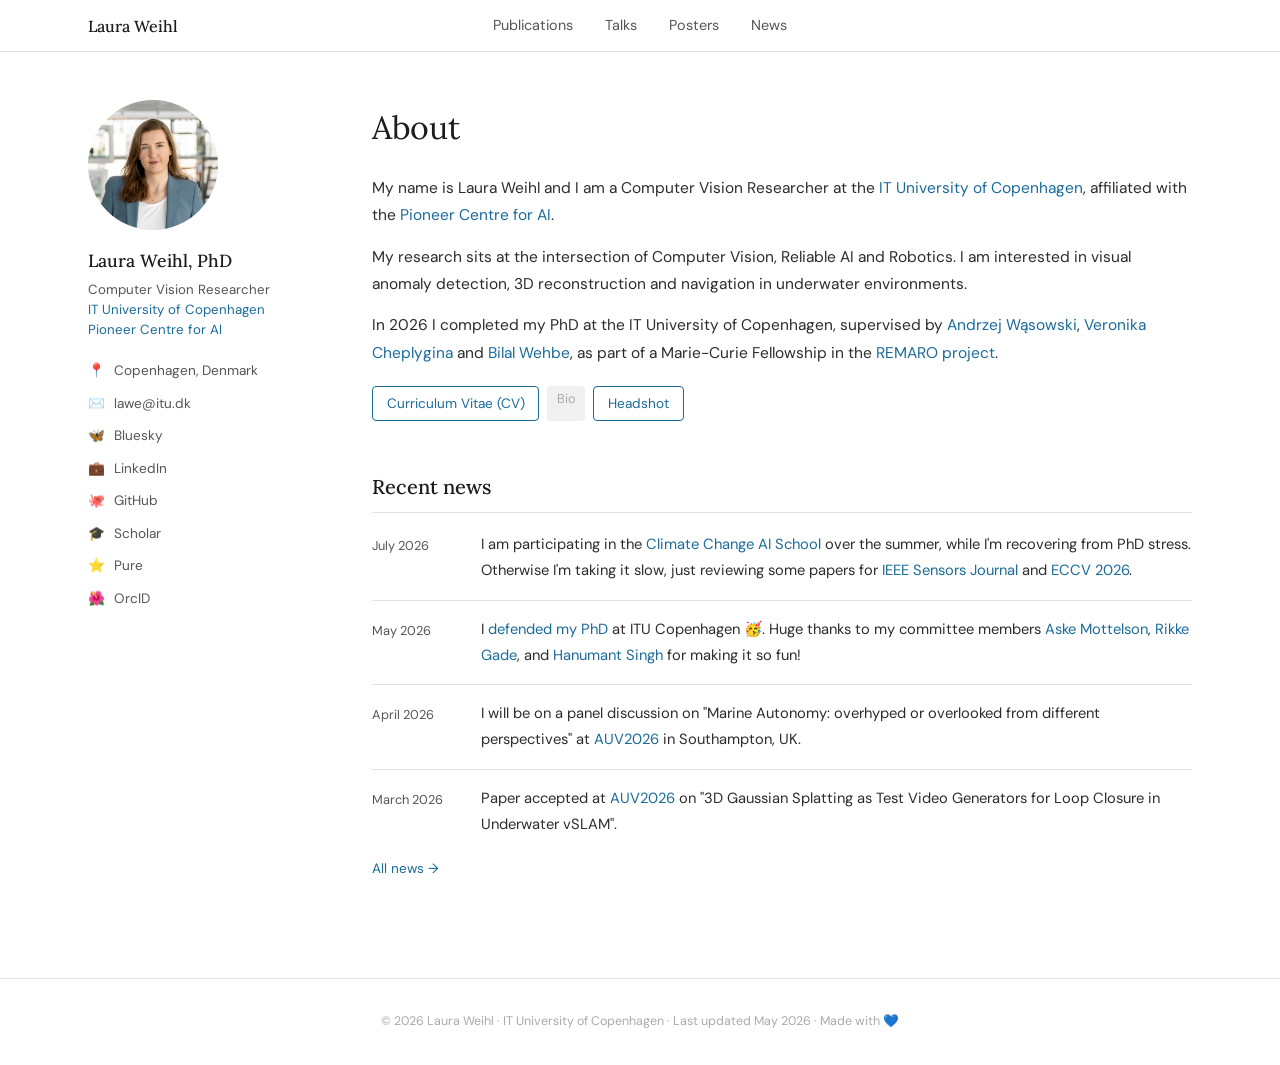
<file: index.html>
<!DOCTYPE html>
<html lang="en">
<head>
  <meta charset="UTF-8" />
  <meta name="viewport" content="width=device-width, initial-scale=1.0" />
  <meta property="og:title" content="Laura Weihl - Computer Vision Researcher">
  <meta property="og:description" content="Computer Vision Researcher at IT University of Copenhagen and Pioneer Centre for AI.">
  <meta property="og:image" content="https://lw112.github.io/assets/lw-profile-tiny.jpg">
  <meta property="og:url" content="https://lw112.github.io">
  <meta property="og:type" content="website">
  <meta name="twitter:card" content="summary">
  <title>Laura Weihl - Computer Vision Researcher</title>
  <link rel="preconnect" href="https://fonts.googleapis.com">
  <link href="https://fonts.googleapis.com/css2?family=Lora:ital,wght@0,400;0,500;1,400&family=DM+Sans:wght@400;500&display=swap" rel="stylesheet">
  <link rel="stylesheet" href="style.css">
  <link rel="icon" type="image/svg+xml" href="assets/favicon.svg">
</head>
<body>

    <nav>
      <a class="brand" href="index.html">Laura Weihl</a>
      <button class="hamburger" id="hamburger" aria-label="Menu">
        <span></span><span></span><span></span>
      </button>
      <div class="links">
        <a href="publications.html">Publications</a>
        <a href="talks.html">Talks</a>
        <a href="posters.html">Posters</a>
        <a href="news.html">News</a>
      </div>
    </nav>

  <div class="page">

    <aside class="sidebar" data-include="sidebar.html"></aside>

    <main class="main">

      <section>
        <h1>About</h1>
        <p>
          My name is Laura Weihl and I am a Computer Vision Researcher at the
          <a class="text-link" href="https://itu.dk" target="_blank">IT University of Copenhagen</a>,
          affiliated with the <a class="text-link" href="https://www.aicentre.dk/" target="_blank">Pioneer Centre for AI</a>.
        </p>
        <p>
          My research sits at the intersection of Computer Vision, Reliable AI and Robotics. I am interested in
          visual anomaly detection, 3D reconstruction and navigation in underwater environments.
        </p>
        <p>
          In 2026 I completed my PhD at the IT University of Copenhagen, supervised by
          <a class="text-link" target="_blank" href="https://wasowski.dukla.ch/about/">Andrzej W&#261sowski</a>,
          <a class="text-link" target="_blank" href="https://veronikach.com/">Veronika Cheplygina</a> and
          <a class="text-link" target="_blank" href="https://robotik.dfki-bremen.de/de/ueber-uns/mitarbeiter/person/biwe01">Bilal Wehbe</a>,
          as part of a Marie-Curie Fellowship in the <a class="text-link" target="_blank" href="https://www.remaro.eu">REMARO project</a>.
        </p>

        <div class="quick-links">
            <span><a href="assets/2026_Laura Weihl_CV_public.pdf" target="_blank" rel="noopener">Curriculum Vitae (CV)</a></span>
            <span class="coming-soon">Bio</span>
          <a href="assets/lw-profile.jpg" target="_blank">Headshot</a>
        </div>
      </section>

      <section style="margin-top: 3rem;">
        <h2 class="section-title">Recent news</h2>
        <ul class="news-list news-preview" id="news-preview"></ul>
        <a class="see-all" href="news.html">All news →</a>
      </section>

    </main>
  </div>

  <footer>© 2026 Laura Weihl · IT University of Copenhagen · Last updated May 2026 · Made with <a href="fun.html" style="text-decoration: none;">💙</a>

  <script>
    document.querySelectorAll('[data-include]').forEach(el => {
      fetch(el.dataset.include)
        .then(r => r.text())
        .then(html => el.innerHTML = html);
    });

    // Pull top 4 news items from news.html
    fetch('news.html')
      .then(r => r.text())
      .then(html => {
        const doc = new DOMParser().parseFromString(html, 'text/html');
        const items = [...doc.querySelectorAll('.news-item')].slice(0, 4);
        document.getElementById('news-preview').innerHTML = items.map(i => i.outerHTML).join('');
      });

    document.getElementById('hamburger').addEventListener('click', function() {
      document.querySelector('nav .links').classList.toggle('open');
    });
  </script>

</body>
</html>
</file>
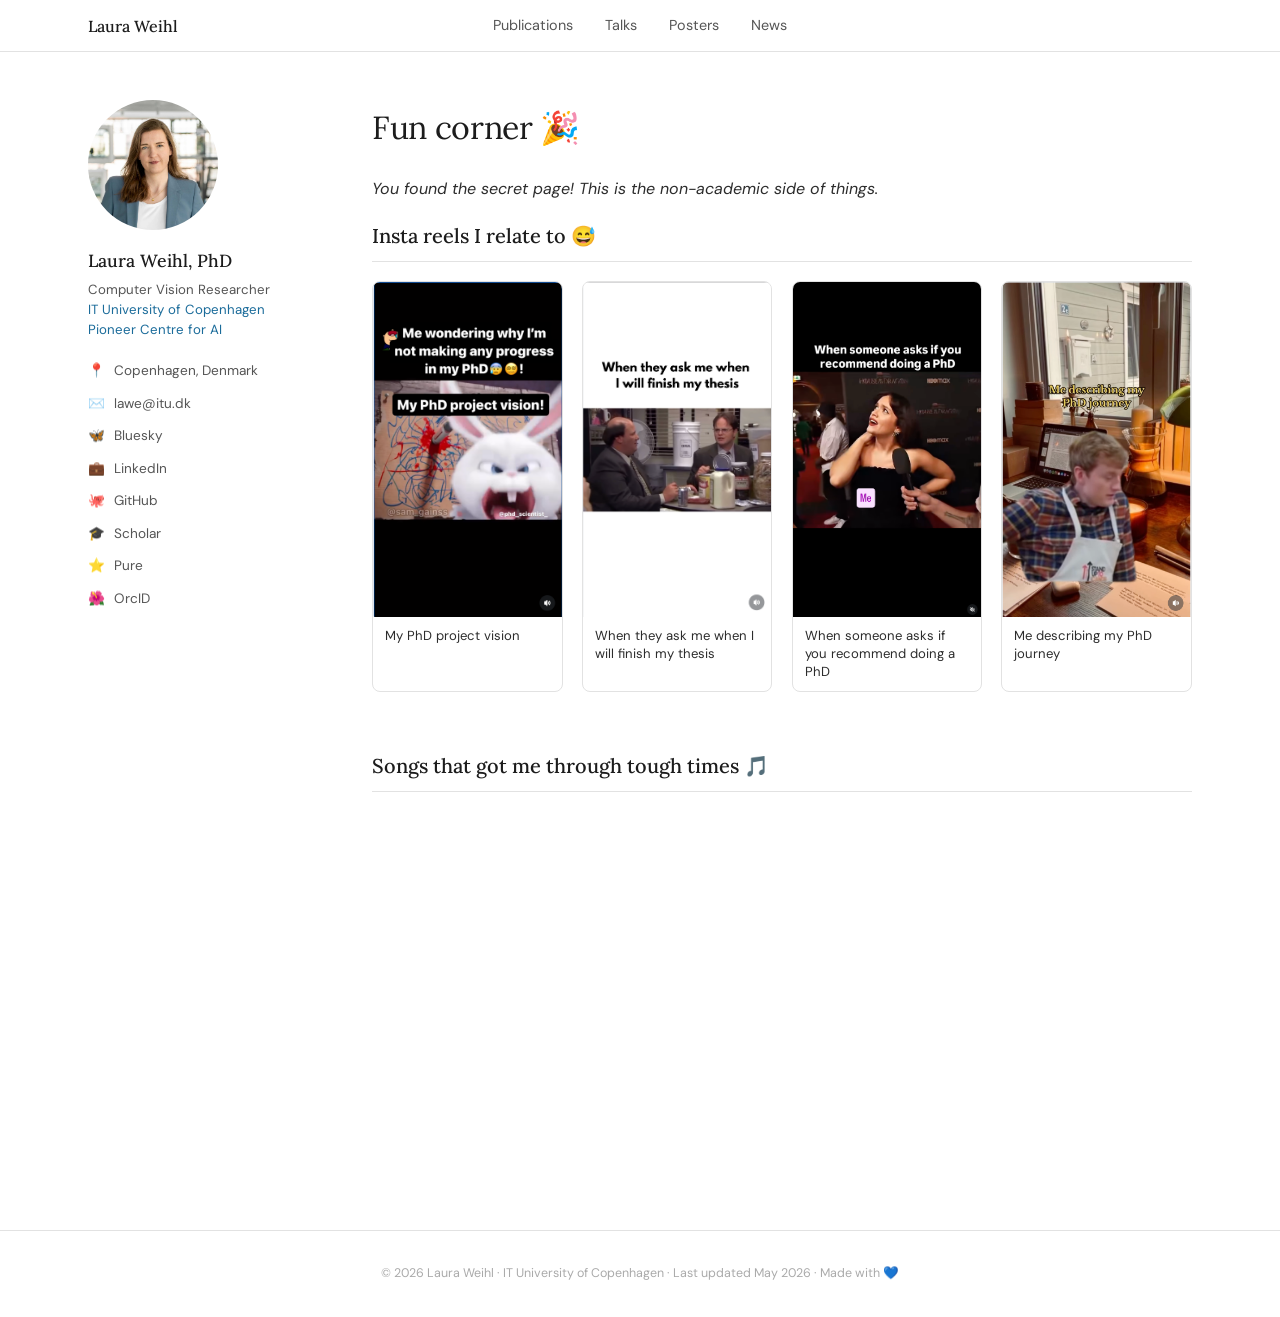
<file: fun.html>
<!DOCTYPE html>
<html lang="en">
<head>
  <meta charset="UTF-8" />
  <meta name="viewport" content="width=device-width, initial-scale=1.0" />
  <meta property="og:title" content="Laura Weihl - Computer Vision Researcher">
  <meta property="og:description" content="Computer Vision Researcher at IT University of Copenhagen and Pioneer Centre for AI.">
  <meta property="og:image" content="https://lw112.github.io/assets/lw-profile-small.jpg">
  <meta property="og:url" content="https://lw112.github.io">
  <meta property="og:type" content="website">
  <meta name="twitter:card" content="summary">
  <title>✨ Laura Weihl - Fun corner</title>
  <link rel="preconnect" href="https://fonts.googleapis.com">
  <link href="https://fonts.googleapis.com/css2?family=Lora:ital,wght@0,400;0,500;1,400&family=DM+Sans:wght@400;500&display=swap" rel="stylesheet">
  <link rel="stylesheet" href="style.css">
  <link rel="icon" type="image/svg+xml" href="assets/favicon.svg">

  <style>
    .fun-intro {
      font-size: 1rem;
      color: var(--text-muted);
      margin-bottom: 2.5rem;
      font-style: italic;
    }

    /* ── Reels grid ── */
    .reels-grid {
      display: grid;
      grid-template-columns: repeat(auto-fill, minmax(180px, 1fr));
      gap: 1.2rem;
    }

    .reel-card {
      text-decoration: none;
      color: var(--text);
      border: 1px solid var(--border);
      border-radius: 8px;
      overflow: hidden;
      transition: border-color 0.15s, transform 0.15s;
      display: block;
    }

    .reel-card:hover {
      border-color: var(--accent);
      transform: translateY(-2px);
    }

    .reel-thumb {
      width: 100%;
      aspect-ratio: 9/16;
      object-fit: cover;
      display: block;
      background: var(--accent-light);
    }

    .reel-thumb-placeholder {
      width: 100%;
      aspect-ratio: 9/16;
      background: linear-gradient(160deg, #e8f3fa, #d0e6f2);
      display: flex;
      align-items: center;
      justify-content: center;
      font-size: 2.5rem;
    }

    .reel-caption {
      padding: 0.6rem 0.75rem;
      font-size: 0.82rem;
      color: var(--text-muted);
      line-height: 1.4;
    }

    .spotify-card {
      border: 1px solid var(--border);
      border-radius: 8px;
      overflow: hidden;
      transition: border-color 0.15s, transform 0.15s;
    }

    .spotify-card:hover {
      border-color: var(--accent);
      transform: translateY(-2px);
    }

    .spotify-card iframe {
      display: block;
      width: 100%;
    }

    .spotify-caption {
      padding: 0.6rem 0.75rem;
      font-size: 0.82rem;
      color: var(--text-muted);
      line-height: 1.4;
    }

    @media (max-width: 760px) {
      .concert-item {
        grid-template-columns: 70px 1fr;
      }

      .reels-grid {
        grid-template-columns: repeat(auto-fill, minmax(140px, 1fr));
      }
    }
  </style>
</head>
<body>

    <nav>
      <a class="brand" href="index.html">Laura Weihl</a>
      <button class="hamburger" id="hamburger" aria-label="Menu">
        <span></span><span></span><span></span>
      </button>
      <div class="links">
        <a href="publications.html">Publications</a>
        <a href="talks.html">Talks</a>
        <a href="posters.html">Posters</a>
        <a href="news.html">News</a>
      </div>
    </nav>

  <div class="page">
    <aside class="sidebar" data-include="sidebar.html"></aside>

    <main class="main">
      <h1>Fun corner 🎉</h1>
      <p class="fun-intro">You found the secret page! This is the non-academic side of things.</p>

      <section>
        <h2 class="section-title">Insta reels I relate to 😅</h2>
        <div class="reels-grid">

          <a class="reel-card" href="https://www.instagram.com/p/C2xbP3qiBeL/" target="_blank" rel="noopener">
              <img class="reel-thumb-placeholder" src="assets/insta1.png" alt="Insta Reel 1">
            <p class="reel-caption">My PhD project vision</p>
          </a>

          <a class="reel-card" href="https://www.instagram.com/p/DUInJV4jE6d/" target="_blank" rel="noopener">
              <img class="reel-thumb-placeholder" src="assets/insta2.png" alt="Insta Reel 2">
            <p class="reel-caption">When they ask me when I will finish my thesis</p>
          </a>

          <a class="reel-card" href="https://www.instagram.com/p/DV0Y_1ak-gD/" target="_blank" rel="noopener">
              <img class="reel-thumb-placeholder" src="assets/insta3.png" alt="Insta Reel 3">
            <p class="reel-caption">When someone asks if you recommend doing a PhD</p>
          </a>

          <a class="reel-card" href="https://www.instagram.com/p/DL5x9JsMPec/" target="_blank" rel="noopener">
              <img class="reel-thumb-placeholder" src="assets/insta4.png" alt="Insta Reel 4">
            <p class="reel-caption">Me describing my PhD journey</p>
          </a>

        </div>
      </section>

      <section style="margin-top: 3.5rem;">
        <h2 class="section-title">Songs that got me through tough times 🎵</h2>
            <iframe data-testid="embed-iframe" style="border-radius:0px" src="https://open.spotify.com/embed/track/6WfL1pwMyFf3IvFWLnre4P?utm_source=generator" width="40%" height="152" frameBorder="0" allowfullscreen="" allow="autoplay; clipboard-write; encrypted-media; fullscreen; picture-in-picture" loading="lazy"></iframe>
            <iframe data-testid="embed-iframe" style="border-radius:0px" src="https://open.spotify.com/embed/track/4qw40VAmTc9SIwmpMwG32u?utm_source=generator" width="40%" height="152" frameBorder="0" allowfullscreen="" allow="autoplay; clipboard-write; encrypted-media; fullscreen; picture-in-picture" loading="lazy"></iframe>
            <iframe data-testid="embed-iframe" style="border-radius:0px" src="https://open.spotify.com/embed/track/1otG6j1WHNvl9WgXLWkHTo?utm_source=generator" width="40%" height="152" frameBorder="0" allowfullscreen="" allow="autoplay; clipboard-write; encrypted-media; fullscreen; picture-in-picture" loading="lazy"></iframe>
            <iframe data-testid="embed-iframe" style="border-radius:0px" src="https://open.spotify.com/embed/track/3yWzAjSDqXPeMSWVTW3F4V?utm_source=generator" width="40%" height="152" frameBorder="0" allowfullscreen="" allow="autoplay; clipboard-write; encrypted-media; fullscreen; picture-in-picture" loading="lazy"></iframe>
      </section>



    </main>
  </div>

  <footer>© 2026 Laura Weihl · IT University of Copenhagen · Last updated May 2026 · Made with <a href="fun.html" style="text-decoration: none;">💙</a>

  <script>
  document.querySelectorAll('[data-include]').forEach(el => {
    fetch(el.dataset.include)
      .then(r => r.text())
      .then(html => el.innerHTML = html);
  });

  document.getElementById('hamburger').addEventListener('click', function() {
    document.querySelector('nav .links').classList.toggle('open');
  });

    document.querySelectorAll('[data-include]').forEach(el => {
      fetch(el.dataset.include)
        .then(r => r.text())
        .then(html => {
          el.innerHTML = html;
          if (el.tagName === 'NAV') {
            const page = location.pathname.split('/').pop() || 'index.html';
            el.querySelectorAll('a[href]').forEach(a => {
              if (a.getAttribute('href') === page) a.classList.add('active');
            });
          }
        });
    });
  </script>

</body>
</html>
</file>
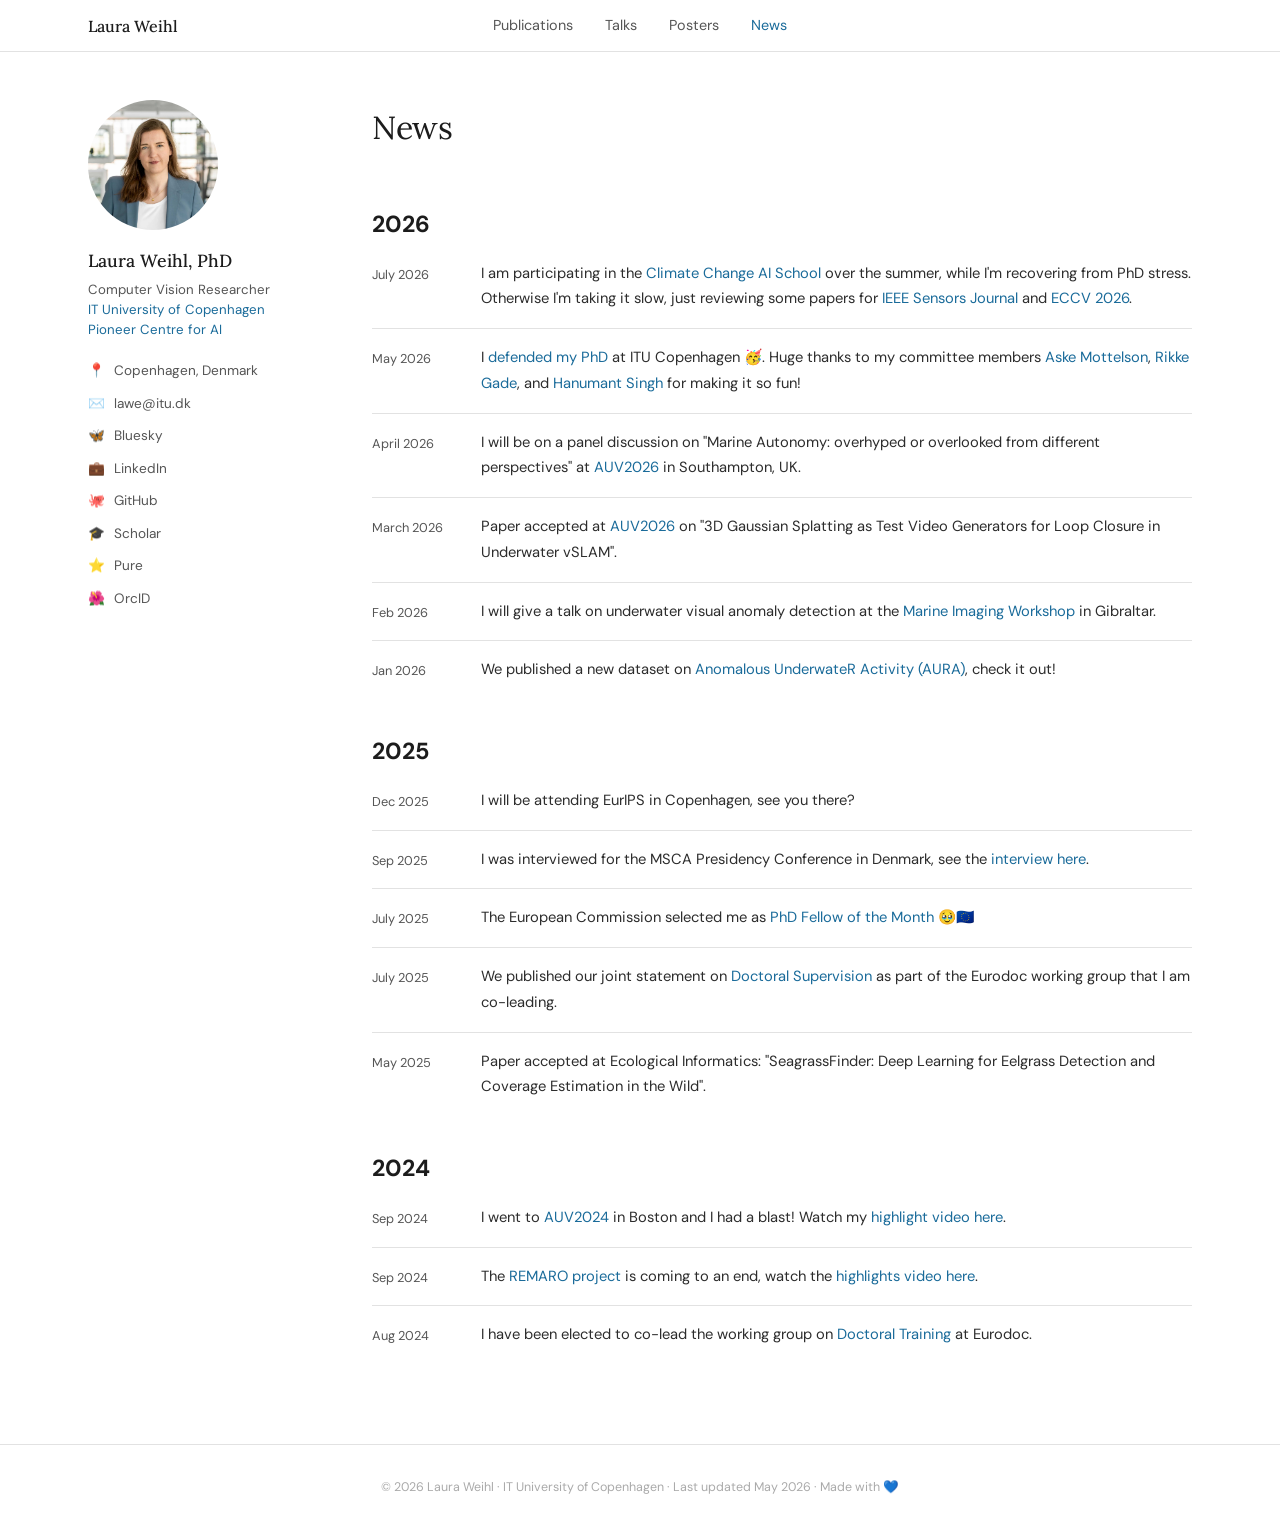
<file: news.html>
<!DOCTYPE html>
<html lang="en">
<head>
  <meta charset="UTF-8" />
  <meta name="viewport" content="width=device-width, initial-scale=1.0" />
  <meta property="og:title" content="Laura Weihl - Computer Vision Researcher">
  <meta property="og:description" content="Computer Vision Researcher at IT University of Copenhagen and Pioneer Centre for AI.">
  <meta property="og:image" content="https://lw112.github.io/assets/lw-profile-tiny.jpg">
  <meta property="og:url" content="https://lw112.github.io">
  <meta property="og:type" content="website">
  <meta name="twitter:card" content="summary">
  <title>Laura Weihl - News</title>
  <link rel="preconnect" href="https://fonts.googleapis.com">
  <link href="https://fonts.googleapis.com/css2?family=Lora:ital,wght@0,400;0,500;1,400&family=DM+Sans:wght@400;500&display=swap" rel="stylesheet">
  <link rel="stylesheet" href="style.css">
  <link rel="icon" type="image/svg+xml" href="assets/favicon.svg">

</head>
<body>

    <nav>
      <a class="brand" href="index.html">Laura Weihl</a>
      <button class="hamburger" id="hamburger" aria-label="Menu">
        <span></span><span></span><span></span>
      </button>
      <div class="links">
        <a href="publications.html">Publications</a>
        <a href="talks.html">Talks</a>
        <a href="posters.html">Posters</a>
        <a href="news.html"  class="active">News</a>
      </div>
    </nav>

  <div class="page">

    <aside class="sidebar" data-include="sidebar.html"></aside>

    <main class="main">
      <h1>News</h1>

      <section style="margin-top: 3rem;">

      <h2>2026</h2>
      <section style="margin-top: 1rem;">

      <ul class="news-list">
          <li class="news-item">
              <span class="news-date">July 2026</span>
              <span class="news-text">I am participating in the <a class="text-link" target="_blank" href="https://climate-change-ai.learnworlds.com/course/ccai-virtual-summer-school-2026">Climate Change AI School</a> over the summer, while I'm recovering from PhD stress. Otherwise I'm taking it slow, just reviewing some papers for <a class="text-link" target="_blank" href="https://ieee-sensors.org/ieee-sensors-journal/">IEEE Sensors Journal</a> and <a class="text-link" target="_blank" href="https://eccv.ecva.net/Conferences/2026">ECCV 2026</a>.</span>
          </li>

          <li class="news-item">
              <span class="news-date">May 2026</span>
              <span class="news-text">I <a class="text-link" target="_blank" href="https://en.itu.dk/about-itu/calendar/events/2026/PhD%20Defence%20by%20Laura%20Weihl">defended my PhD</a> at ITU Copenhagen 🥳. Huge thanks to my committee members <a class="text-link" target="_blank" href="https://scholar.google.com/citations?hl=da&user=TJ4FMD8AAAAJ">Aske Mottelson</a>, <a class="text-link" target="_blank" href="https://scholar.google.com/citations?user=WqLUZY8AAAAJ&hl=da">Rikke Gade</a>, and <a class="text-link" target="_blank" href="https://scholar.google.com/citations?hl=da&user=1UEU5PEAAAAJ">Hanumant Singh</a> for making it so fun! </span>
          </li>

          <li class="news-item">
            <span class="news-date">April 2026</span>
            <span class="news-text">I will be on a panel discussion on "Marine Autonomy: overhyped or overlooked from different perspectives" at <a class="text-link" target="_blank" href="https://www.auv2026-southampton.com/">AUV2026</a> in Southampton, UK.</span>
          </li>

            <li class="news-item">
              <span class="news-date">March 2026</span>
              <span class="news-text">Paper accepted at <a class="text-link" target="_blank" href="https://www.auv2026-southampton.com/">AUV2026</a> on "3D Gaussian Splatting as Test Video Generators for Loop Closure in Underwater vSLAM".</span>
            </li>
            <li class="news-item">
              <span class="news-date">Feb 2026</span>
              <span class="news-text">I will give a talk on underwater visual anomaly detection at the <a class="text-link" target="_blank" href="https://miw2026.org/">Marine Imaging Workshop</a> in Gibraltar.</span>
            </li>
            <li class="news-item">
              <span class="news-date">Jan 2026</span>
              <span class="news-text">We published a new dataset on <a class="text-link" target="_blank" href="https://zenodo.org/records/18520687"> Anomalous UnderwateR Activity (AURA)</a>, check it out!</span>
            </li>
          </ul>

      </ul>

      <section style="margin-top: 3rem;">
      <h2>2025</h2>
      <section style="margin-top: 1rem;">

        <ul class="news-list">

            <li class="news-item">
                <span class="news-date">Dec 2025</span>
                <span class="news-text">I will be attending EurIPS in Copenhagen, see you there?</span>
            </li>

            <li class="news-item">
                <span class="news-date">Sep 2025</span>
                <span class="news-text">I was interviewed for the MSCA Presidency Conference in Denmark, see the <a class="text-link" target="_blank" href="https://www.youtube.com/watch?v=3N7H4jgZdRMl">interview here</a>.</span>
            </li>

            <li class="news-item">
                <span class="news-date">July 2025</span>
                <span class="news-text">The European Commission selected me as <a class="text-link" target="_blank" href="https://marie-sklodowska-curie-actions.ec.europa.eu/fellow-of-the-month/laura-weihl">PhD Fellow of the Month</a> 🥹🇪🇺</span>
            </li>

            <li class="news-item">
                <span class="news-date">July 2025</span>
                <span class="news-text">We published our joint statement on <a class="text-link" target="_blank" href="https://zenodo.org/records/15784650">Doctoral Supervision</a> as part of the Eurodoc working group that I am co-leading.</span>
            </li>
            <li class="news-item">
                <span class="news-date">May 2025</span>
                <span class="news-text"4650">Paper accepted at Ecological Informatics: "SeagrassFinder: Deep Learning for Eelgrass Detection and Coverage Estimation in the Wild".</span>
            </li>

        </ul>

        <section style="margin-top: 3rem;">
        <h2>2024</h2>
        <section style="margin-top: 1rem;">

          <ul class="news-list">

              <li class="news-item">
                  <span class="news-date">Sep 2024</span>
                  <span class="news-text">I went to <a class="text-link" target="_blank" href="https://auv2024.sites.northeastern.edu/">AUV2024</a> in Boston and I had a blast! Watch my <a class="text-link" target="_blank" href="https://www.youtube.com/watch?v=kdjTaWOAUjI">highlight video here</a>.</span>
              </li>

              <li class="news-item">
                  <span class="news-date">Sep 2024</span>
                  <span class="news-text">The <a class="text-link" target="_blank" href="https://www.remaro.eu">REMARO project</a> is coming to an end, watch the <a class="text-link" target="_blank" href="https://www.youtube.com/watch?v=lhx1KXtQJTs">highlights video here</a>.</span>
              </li>
              <li class="news-item">
                  <span class="news-date">Aug 2024</span>
                  <span class="news-text">I have been elected to co-lead the working group on <a class="text-link" target="_blank" href="https://www.eurodoc.net/wg">Doctoral Training</a> at Eurodoc.</span>
              </li>


          </ul>


    </main>
  </div>

  <footer>© 2026 Laura Weihl · IT University of Copenhagen · Last updated May 2026 · Made with <a href="fun.html" style="text-decoration: none;">💙</a>
  </footer></footer>

  <script>
    document.querySelectorAll('[data-include]').forEach(el => {
      fetch(el.dataset.include)
        .then(r => r.text())
        .then(html => el.innerHTML = html);
    });
    document.getElementById('hamburger').addEventListener('click', function() {
      document.querySelector('nav .links').classList.toggle('open');
    });
  </script>

</body>
</html>
</file>
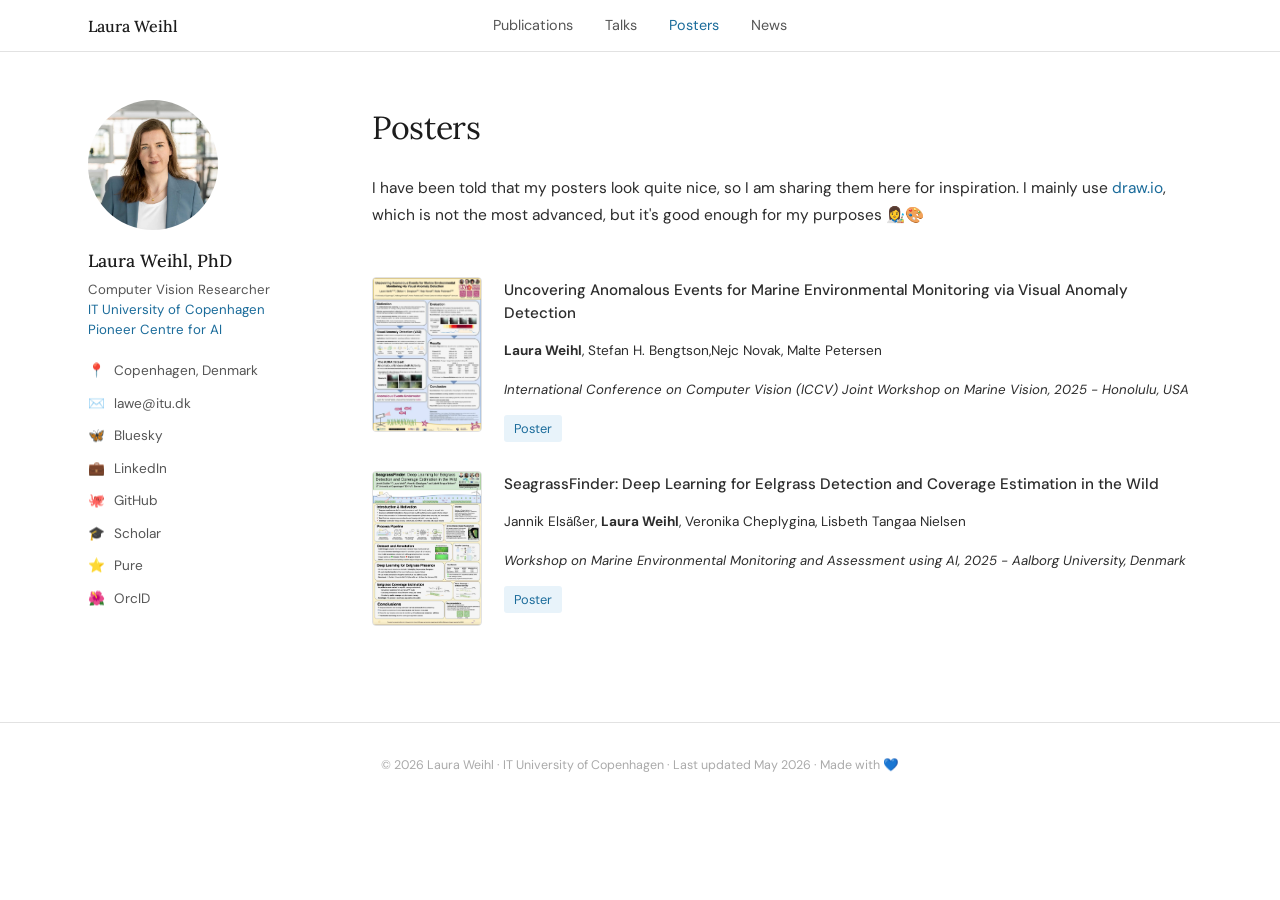
<file: posters.html>
<!DOCTYPE html>
<html lang="en">
<head>
  <meta charset="UTF-8" />
  <meta name="viewport" content="width=device-width, initial-scale=1.0" />
  <meta property="og:title" content="Laura Weihl - Computer Vision Researcher">
  <meta property="og:description" content="Computer Vision Researcher at IT University of Copenhagen and Pioneer Centre for AI.">
  <meta property="og:image" content="https://lw112.github.io/assets/lw-profile-tiny.jpg">
  <meta property="og:url" content="https://lw112.github.io">
  <meta property="og:type" content="website">
  <meta name="twitter:card" content="summary">
  <title>Laura Weihl - Posters</title>
  <link rel="preconnect" href="https://fonts.googleapis.com">
  <link href="https://fonts.googleapis.com/css2?family=Lora:ital,wght@0,400;0,500;1,400&family=DM+Sans:wght@400;500&display=swap" rel="stylesheet">
  <link rel="stylesheet" href="style.css">
  <link rel="icon" type="image/svg+xml" href="assets/favicon.svg">

</head>
<body>

    <nav>
      <a class="brand" href="index.html">Laura Weihl</a>
      <button class="hamburger" id="hamburger" aria-label="Menu">
        <span></span><span></span><span></span>
      </button>
      <div class="links">
        <a href="publications.html">Publications</a>
        <a href="talks.html">Talks</a>
        <a href="posters.html" class="active">Posters</a>
        <a href="news.html">News</a>
      </div>
    </nav>

  <div class="page">

    <aside class="sidebar" data-include="sidebar.html"></aside>

    <main class="main">
      <h1>Posters</h1>

        <p>
            I have been told that my posters look quite nice, so I am sharing them here for inspiration. I mainly use <a class="text-link" href="https://www.draw.io/" target="_blank">draw.io</a>, which is not the most advanced, but it's good enough for my purposes 👩‍🎨🎨
        </p>
        <section style="margin-top: 3rem;">

        <ul class="poster-list">

                <li class="poster-item">
                    <a href="assets/poster-anemo.pdf" target="_blank" rel="noopener">
                        <img src="assets/poster-anemo-thumb.jpg" alt="Anemo Poster" class="poster-thumb">
                    </a>
                  <div class="poster-meta">
                    <p class="poster-title">Uncovering Anomalous Events for Marine Environmental Monitoring via Visual Anomaly Detection</p>
                    <p class="poster-authors"><strong>Laura Weihl</strong>, Stefan H. Bengtson,Nejc Novak, Malte Petersen</p>
                    <p class="poster-venue">International Conference on Computer Vision (ICCV) Joint Workshop on Marine Vision, 2025 - Honolulu, USA</p>
                    <div class="poster-links">
                      <a href="assets/poster-anemo.pdf" target="_blank" rel="noopener">Poster</a>
                    </div>
                  </div>
                </li>

                <li class="poster-item">
                    <a href="assets/poster-seagrass.pdf" target="_blank" rel="noopener">
                        <img src="assets/poster-seagrass-thumb.jpg" alt="SeagrassFinder Poster" class="poster-thumb">
                    </a>
                  <div class="poster-meta">
                    <p class="poster-title">SeagrassFinder: Deep Learning for Eelgrass Detection and Coverage Estimation in the Wild</p>
                    <p class="poster-authors">Jannik Elsäßer, <strong>Laura Weihl</strong>, Veronika Cheplygina, Lisbeth Tangaa Nielsen</p>
                    <p class="poster-venue">Workshop on Marine Environmental Monitoring and Assessment using AI, 2025 - Aalborg University, Denmark</p>
                    <div class="poster-links">
                      <a href="assets/poster-seagrass.pdf" target="_blank" rel="noopener">Poster</a>
                    </div>
                  </div>
                </li>


              </ul>

    </main>
  </div>

  <footer>© 2026 Laura Weihl · IT University of Copenhagen · Last updated May 2026 · Made with <a href="fun.html" style="text-decoration: none;">💙</a>

  <script>
    document.querySelectorAll('[data-include]').forEach(el => {
      fetch(el.dataset.include)
        .then(r => r.text())
        .then(html => el.innerHTML = html);
    });
    document.getElementById('hamburger').addEventListener('click', function() {
      document.querySelector('nav .links').classList.toggle('open');
    });
  </script>

</body>
</html>
</file>
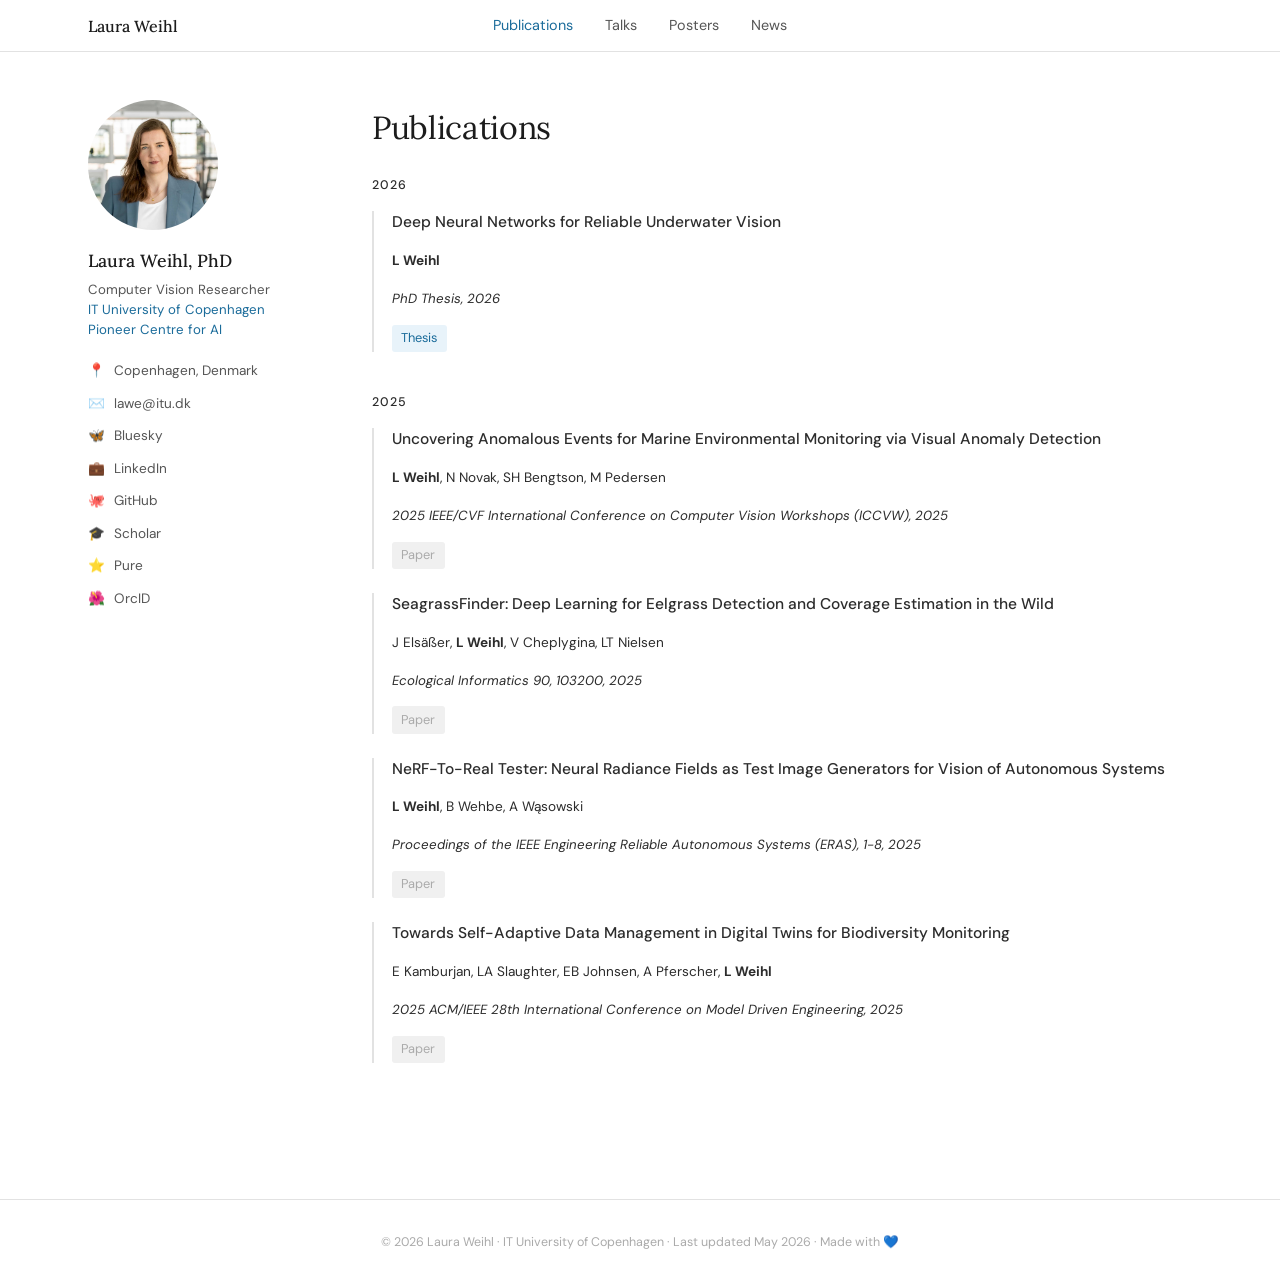
<file: publications.html>
<!DOCTYPE html>
<html lang="en">
<head>
  <meta charset="UTF-8" />
  <meta name="viewport" content="width=device-width, initial-scale=1.0" />
  <meta property="og:title" content="Laura Weihl - Computer Vision Researcher">
  <meta property="og:description" content="Computer Vision Researcher at IT University of Copenhagen and Pioneer Centre for AI.">
  <meta property="og:image" content="https://lw112.github.io/assets/lw-profile-tiny.jpg">
  <meta property="og:url" content="https://lw112.github.io">
  <meta property="og:type" content="website">
  <meta name="twitter:card" content="summary">
  <title>Laura Weihl - Publications</title>
  <link rel="preconnect" href="https://fonts.googleapis.com">
  <link href="https://fonts.googleapis.com/css2?family=Lora:ital,wght@0,400;0,500;1,400&family=DM+Sans:wght@400;500&display=swap" rel="stylesheet">
  <link rel="stylesheet" href="style.css">
  <link rel="icon" type="image/svg+xml" href="assets/favicon.svg">

</head>
<body>

  <nav>
    <a class="brand" href="index.html">Laura Weihl</a>
    <button class="hamburger" id="hamburger" aria-label="Menu">
      <span></span><span></span><span></span>
    </button>
    <div class="links">
      <a href="publications.html" class="active">Publications</a>
      <a href="talks.html">Talks</a>
      <a href="posters.html">Posters</a>
      <a href="news.html">News</a>
    </div>
  </nav>

  <div class="page">

    <aside class="sidebar" data-include="sidebar.html"></aside>

    <main class="main">
        <h1>Publications</h1>

        <div class="pub-year-group">
          <p class="pub-year">2026</p>
          <ul class="pub-list">

            <li class="pub-item">
              <p class="pub-title">Deep Neural Networks for Reliable Underwater Vision</p>
              <p class="pub-authors"><strong>L Weihl</strong></p>
              <p class="pub-venue">PhD Thesis, 2026</p>
              <div class="pub-links">
                  <a class="text-link" target="_blank" href="https://pure.itu.dk/en/publications/deep-neural-networks-for-reliable-underwater-vision/">Thesis</a>
              </div>
            </li>

          </ul>
        </div>

        <div class="pub-year-group">
          <p class="pub-year">2025</p>
          <ul class="pub-list">

            <li class="pub-item">
                <p class="pub-title">Uncovering Anomalous Events for Marine Environmental Monitoring via Visual Anomaly Detection</p>
                <p class="pub-authors"><strong>L Weihl</strong>, N Novak, SH Bengtson, M Pedersen</p>
                <p class="pub-venue">2025 IEEE/CVF International Conference on Computer Vision Workshops (ICCVW), 2025</p>
                <div class="pub-links">
                    <span class="coming-soon">Paper</span>
                </div>
            </li>

            <li class="pub-item">
                <p class="pub-title">SeagrassFinder: Deep Learning for Eelgrass Detection and Coverage Estimation in the Wild</p>
                <p class="pub-authors">J Elsäßer, <strong>L Weihl</strong>, V Cheplygina, LT Nielsen</p>
                <p class="pub-venue">Ecological Informatics 90, 103200, 2025</p>
                <div class="pub-links">
                    <span class="coming-soon">Paper</span>
                </div>
            </li>

            <li class="pub-item">
                <p class="pub-title">NeRF-To-Real Tester: Neural Radiance Fields as Test Image Generators for Vision of Autonomous Systems</p>
                <p class="pub-authors"><strong>L Weihl</strong>, B Wehbe, A Wąsowski</p>
                <p class="pub-venue">Proceedings of the IEEE Engineering Reliable Autonomous Systems (ERAS), 1-8, 2025</p>
                <div class="pub-links">
                    <span class="coming-soon">Paper</span>
                </div>
            </li>

            <li class="pub-item">
                <p class="pub-title">Towards Self-Adaptive Data Management in Digital Twins for Biodiversity Monitoring</p>
                <p class="pub-authors">E Kamburjan, LA Slaughter, EB Johnsen, A Pferscher, <strong>L Weihl</strong></p>
                <p class="pub-venue">2025 ACM/IEEE 28th International Conference on Model Driven Engineering, 2025</p>
                <div class="pub-links">
                    <span class="coming-soon">Paper</span>
                </div>
            </li>

          </ul>
        </div>

    </main>
  </div>

  <footer>© 2026 Laura Weihl · IT University of Copenhagen · Last updated May 2026 · Made with <a href="fun.html" style="text-decoration: none;">💙</a>

  <script>
    document.querySelectorAll('[data-include]').forEach(el => {
      fetch(el.dataset.include)
        .then(r => r.text())
        .then(html => el.innerHTML = html);
    });
    document.getElementById('hamburger').addEventListener('click', function() {
      document.querySelector('nav .links').classList.toggle('open');
    });
  </script>

</body>
</html>
</file>
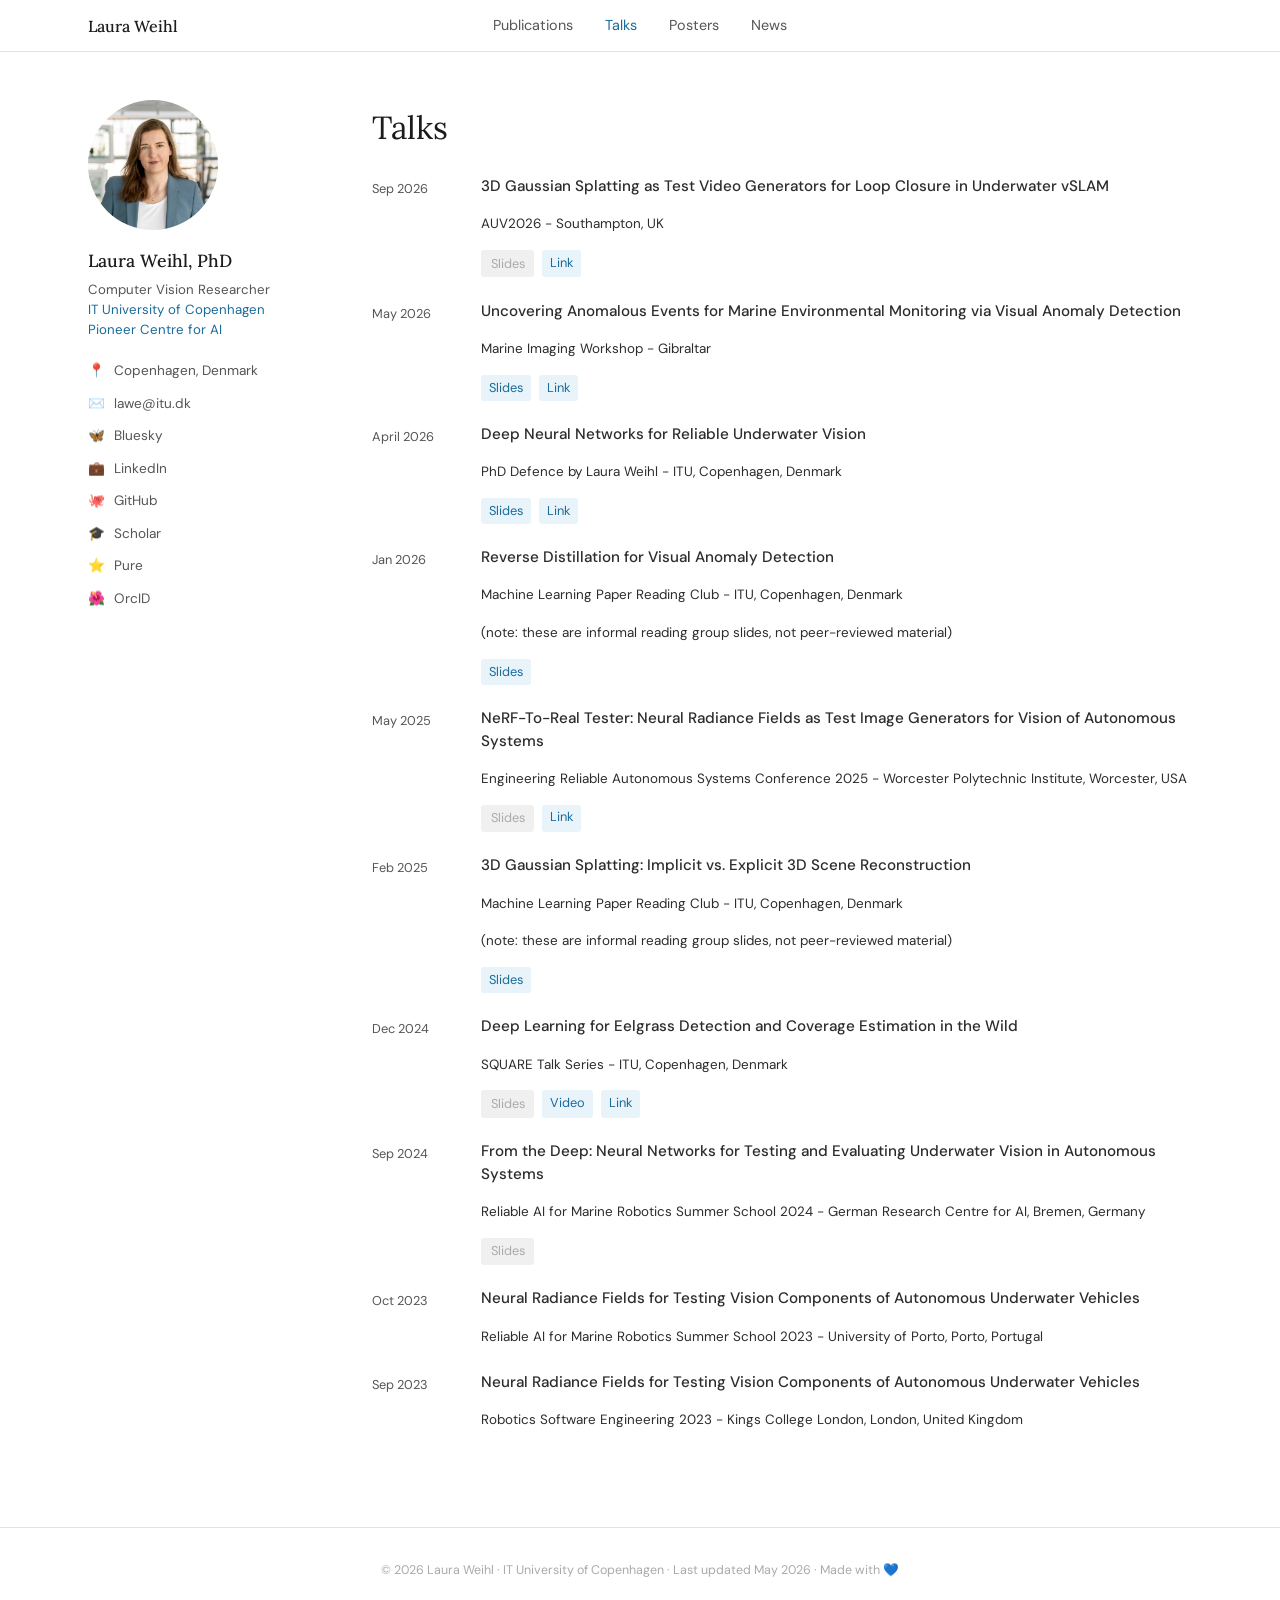
<file: talks.html>
<!DOCTYPE html>
<html lang="en">
<head>
  <meta charset="UTF-8" />
  <meta name="viewport" content="width=device-width, initial-scale=1.0" />
  <meta property="og:title" content="Laura Weihl - Computer Vision Researcher">
  <meta property="og:description" content="Computer Vision Researcher at IT University of Copenhagen and Pioneer Centre for AI.">
  <meta property="og:image" content="https://lw112.github.io/assets/lw-profile-tiny.jpg">
  <meta property="og:url" content="https://lw112.github.io">
  <meta property="og:type" content="website">
  <meta name="twitter:card" content="summary">
  <title>Laura Weihl - Talks</title>
  <link rel="preconnect" href="https://fonts.googleapis.com">
  <link href="https://fonts.googleapis.com/css2?family=Lora:ital,wght@0,400;0,500;1,400&family=DM+Sans:wght@400;500&display=swap" rel="stylesheet">
  <link rel="stylesheet" href="style.css">
  <link rel="icon" type="image/svg+xml" href="assets/favicon.svg">

</head>
<body>

    <nav>
      <a class="brand" href="index.html">Laura Weihl</a>
      <button class="hamburger" id="hamburger" aria-label="Menu">
        <span></span><span></span><span></span>
      </button>
      <div class="links">
        <a href="publications.html">Publications</a>
        <a href="talks.html" class="active">Talks</a>
        <a href="posters.html">Posters</a>
        <a href="news.html">News</a>
      </div>
    </nav>

  <div class="page">

    <aside class="sidebar" data-include="sidebar.html"></aside>

    <main class="main">
      <h1>Talks</h1>

      <ul class="talk-list">

          <li class="talk-item">
            <span class="talk-date">Sep 2026</span>
            <div>
              <p class="talk-title">3D Gaussian Splatting as Test Video Generators for Loop Closure in Underwater vSLAM</p>
              <p class="talk-venue">AUV2026 - Southampton, UK</p>
              <div class="talk-links">
                  <span class="coming-soon">Slides</span>
                  <a href="https://www.auv2026-southampton.com/technicalprogramme/" target="_blank" rel="noopener">Link</a>
              </div>
            </div>
          </li>

          <li class="talk-item">
            <span class="talk-date">May 2026</span>
            <div>
              <p class="talk-title">Uncovering Anomalous Events for Marine Environmental Monitoring via Visual Anomaly Detection</p>
              <p class="talk-venue">Marine Imaging Workshop - Gibraltar</p>
              <div class="talk-links">
                  <a href="assets/slides-2026-05-19-uncovering.pdf" target="_blank" rel="noopener">Slides</a>
                  <a href="https://miw2026.org/index.html" target="_blank" rel="noopener">Link</a>
              </div>
            </div>
          </li>


          <li class="talk-item">
            <span class="talk-date">April 2026</span>
            <div>
              <p class="talk-title">Deep Neural Networks for Reliable Underwater Vision</p>
              <p class="talk-venue">PhD Defence by Laura Weihl - ITU, Copenhagen, Denmark</p>
              <div class="talk-links">
                  <a href="assets/slides-2026-04-22-lw-phd-defence.pdf" target="_blank" rel="noopener">Slides</a>
                  <a href="https://en.itu.dk/about-itu/calendar/events/2026/PhD%20Defence%20by%20Laura%20Weihl" target="_blank" rel="noopener">Link</a>
              </div>
            </div>
          </li>

          <li class="talk-item">
            <span class="talk-date">Jan 2026</span>
            <div>
              <p class="talk-title">Reverse Distillation for Visual Anomaly Detection</p>
              <p class="talk-venue">Machine Learning Paper Reading Club - ITU, Copenhagen, Denmark</p>
              <p class="talk-venue">(note: these are informal reading group slides, not peer-reviewed material)</p>
              <div class="talk-links">
                  <a href="assets/slides-2026-01-14-Reverse-Distillation.pdf" target="_blank" rel="noopener">Slides</a>
              </div>
            </div>
          </li>

        <li class="talk-item">
          <span class="talk-date">May 2025</span>
          <div>
            <p class="talk-title">NeRF-To-Real Tester: Neural Radiance Fields as Test Image Generators for Vision of Autonomous Systems</p>
            <p class="talk-venue">Engineering Reliable Autonomous Systems Conference 2025 - Worcester Polytechnic Institute, Worcester, USA</p>
            <div class="talk-links">
                <span class="coming-soon">Slides</span>
                <a href="https://erasrobotics.org/2025/index.html" target="_blank" rel="noopener">Link</a>
            </div>

          </div>
        </li>

        <li class="talk-item">
          <span class="talk-date">Feb 2025</span>
          <div>
            <p class="talk-title">3D Gaussian Splatting: Implicit vs. Explicit 3D Scene Reconstruction</p>
            <p class="talk-venue">Machine Learning Paper Reading Club - ITU, Copenhagen, Denmark</p>
            <p class="talk-venue">(note: these are informal reading group slides, not peer-reviewed material)</p>

            <div class="talk-links">
                <a href="assets/slides-2025-02-27-3DGS.pdf" target="_blank" rel="noopener">Slides</a>
            </div>
          </div>
        </li>

        <li class="talk-item">
            <span class="talk-date">Dec 2024</span>
            <div>
            <p class="talk-title">Deep Learning for Eelgrass Detection and Coverage Estimation in the Wild</p>
            <p class="talk-venue">SQUARE Talk Series - ITU, Copenhagen, Denmark</p>
            <div class="talk-links">
                <span class="coming-soon">Slides</span>
                <a href="https://www.youtube.com/watch?v=2fESG_YhuyA" target="_blank" rel="noopener">Video</a>
                <a href="https://square.itu.dk/13-12-2024-talk-deep-learning-for-eelgrass-detection-and-coverage-estimation-in-the-wild-by-laura-weihl/" target="_blank" rel="noopener">Link</a>
            </div>
            </div>
        </li>

        <li class="talk-item">
          <span class="talk-date">Sep 2024</span>
          <div>
            <p class="talk-title">From the Deep: Neural Networks for Testing and Evaluating Underwater Vision in Autonomous Systems</p>
            <p class="talk-venue">Reliable AI for Marine Robotics Summer School 2024 - German Research Centre for AI, Bremen, Germany</p>
            <div class="talk-links">
                <span class="coming-soon">Slides</span>
            </div>
          </div>
        </li>

        <li class="talk-item">
          <span class="talk-date">Oct 2023</span>
          <div>
            <p class="talk-title">Neural Radiance Fields for Testing Vision Components of Autonomous Underwater Vehicles</p>
            <p class="talk-venue">Reliable AI for Marine Robotics Summer School 2023 - University of Porto, Porto, Portugal</p>
          </div>
        </li>

        <li class="talk-item">
          <span class="talk-date">Sep 2023</span>
          <div>
            <p class="talk-title">Neural Radiance Fields for Testing Vision Components of Autonomous Underwater Vehicles</p>
            <p class="talk-venue">Robotics Software Engineering 2023 - Kings College London, London, United Kingdom</p>
          </div>
        </li>

      </ul>
    </main>
  </div>

  <footer>© 2026 Laura Weihl · IT University of Copenhagen · Last updated May 2026 · Made with <a href="fun.html" style="text-decoration: none;">💙</a>

  <script>
    document.querySelectorAll('[data-include]').forEach(el => {
      fetch(el.dataset.include)
        .then(r => r.text())
        .then(html => el.innerHTML = html);
    });

    document.getElementById('hamburger').addEventListener('click', function() {
      document.querySelector('nav .links').classList.toggle('open');
    });
  </script>

</body>
</html>
</file>
<file: style.css>
*, *::before, *::after { box-sizing: border-box; margin: 0; padding: 0; }

:root {
  --accent: #1a6b9a;
  --accent-light: #e8f3fa;
  --text: #1c1c1c;
  --text-muted: #555;
  --border: #e2e2e2;
  --bg: #fff;
  --sidebar-w: 220px;
  --max-w: 1200px;
}

html { scroll-behavior: smooth; }

body {
  font-family: 'DM Sans', sans-serif;
  color: var(--text);
  background: var(--bg);
  font-size: 15.5px;
  line-height: 1.75;
}

/* ── Top nav ── */
nav {
  position: sticky;
  top: 0;
  z-index: 100;
  background: rgba(255,255,255,0.95);
  backdrop-filter: blur(8px);
  border-bottom: 1px solid var(--border);
  display: flex;
  align-items: center;
  padding: 0 1rem;
  height: 52px;
  gap: 0.75rem;
  justify-content: center;
}

nav .brand {
  font-family: 'Lora', serif;
  font-weight: 500;
  font-size: 1rem;
  color: var(--text);
  text-decoration: none;
  position: absolute;
  left: max(3rem, calc((100% - 1200px) / 2 + 3rem));

}

nav a {
  color: var(--text-muted);
  text-decoration: none;
  font-size: 0.9rem;
  transition: color 0.15s;
}

nav a:hover, nav a.active { color: var(--accent); }

nav .hamburger {
  display: none;
}

nav .links {
  display: flex;
  gap: 2rem;
}

/* ── Page layout ── */
.page {
  max-width: var(--max-w);
  margin: 0 auto;
  padding: 3rem 3rem 6rem;
  display: grid;
  grid-template-columns: var(--sidebar-w) 1fr;
  gap: 4rem;
  align-items: start;
}

/* ── Sidebar ── */
.sidebar {
  position: sticky;
  top: 72px;
}

.avatar {
  width: 130px;
  height: 130px;
  border-radius: 50%;
  object-fit: cover;
  display: block;
  margin-bottom: 1rem;
}

.avatar-placeholder {
  width: 130px;
  height: 130px;
  border-radius: 50%;
  background: linear-gradient(135deg, #c8dde8, #a0bfcf);
  display: flex;
  align-items: center;
  justify-content: center;
  font-family: 'Lora', serif;
  font-size: 2rem;
  color: #1a6b9a;
  margin-bottom: 1rem;
}

.sidebar h2 {
  font-family: 'Lora', serif;
  font-size: 1.1rem;
  font-weight: 500;
  margin-bottom: 0.2rem;
}

.sidebar .role {
  font-size: 0.83rem;
  color: var(--text-muted);
  line-height: 1.5;
  margin-bottom: 1.2rem;
}

.sidebar .role a {
  color: var(--accent);
  text-decoration: none;
}

.sidebar .role a:hover { text-decoration: underline; }

.sidebar-links {
  list-style: none;
  display: flex;
  flex-direction: column;
  gap: 0.55rem;
}

.sidebar-links li {
  display: flex;
  align-items: center;
  gap: 0.6rem;
  font-size: 0.85rem;
  color: var(--text-muted);
}

.sidebar-links li a {
  color: var(--text-muted);
  text-decoration: none;
  transition: color 0.15s;
}

.sidebar-links li a:hover { color: var(--accent); }

.sidebar-links .icon {
  width: 16px;
  text-align: center;
  flex-shrink: 0;
}

/* ── Main content shared ── */
.main h1 {
  font-family: 'Lora', serif;
  font-size: 2rem;
  font-weight: 400;
  margin-bottom: 1.2rem;
  letter-spacing: -0.01em;
}

.section-title {
  font-family: 'Lora', serif;
  font-size: 1.25rem;
  font-weight: 500;
  margin-bottom: 1.2rem;
  padding-bottom: 0.5rem;
  border-bottom: 1px solid var(--border);
}

.main p {
  color: #2c2c2c;
  margin-bottom: 0.9rem;
}

.main p:last-child { margin-bottom: 0; }

a.text-link {
  color: var(--accent);
  text-decoration: none;
}

a.text-link:hover { text-decoration: underline; }

.quick-links {
  display: flex;
  flex-wrap: wrap;
  gap: 0.5rem;
  margin-top: 1.2rem;
}

.quick-links a {
  display: inline-block;
  padding: 0.3rem 0.85rem;
  border: 1px solid var(--accent);
  border-radius: 4px;
  font-size: 0.85rem;
  color: var(--accent);
  text-decoration: none;
  transition: background 0.15s, color 0.15s;
}

.quick-links a:hover {
  background: var(--accent);
  color: #fff;
}

/* ── Publications ── */
.pub-year-group { margin-bottom: 2.5rem; }

.pub-year {
  font-size: 0.78rem;
  font-weight: 500;
  text-transform: uppercase;
  letter-spacing: 0.08em;
  color: var(--text-muted);
  margin-bottom: 1rem;
}

.pub-list {
  list-style: none;
  display: flex;
  flex-direction: column;
  gap: 1.5rem;
}

.pub-item {
  padding-left: 1.1rem;
  border-left: 2px solid var(--border);
  transition: border-color 0.2s;
}

.pub-item:hover { border-color: var(--accent); }

.pub-title {
  font-weight: 500;
  font-size: 0.97rem;
  color: var(--text);
  margin-bottom: 0.2rem;
  line-height: 1.5;
}

.pub-authors {
  font-size: 0.85rem;
  color: var(--text-muted);
  margin-bottom: 0.15rem;
}

.pub-venue {
  font-size: 0.83rem;
  color: var(--text-muted);
  font-style: italic;
}

.pub-links {
  display: flex;
  flex-wrap: wrap;
  gap: 0.5rem;
  margin-top: 0.5rem;
}

.pub-links a {
  font-size: 0.8rem;
  color: var(--accent);
  text-decoration: none;
  background: var(--accent-light);
  padding: 0.15rem 0.6rem;
  border-radius: 3px;
  transition: background 0.15s;
}

.pub-links a:hover { background: #cce4f4; }

/* ── Talks ── */
.talk-list {
  list-style: none;
  display: flex;
  flex-direction: column;
  gap: 1.4rem;
}

.talk-item {
  display: grid;
  grid-template-columns: 90px 1fr;
  gap: 0 1.2rem;
  align-items: start;
}

.talk-date {
  font-size: 0.8rem;
  color: var(--text-muted);
  font-variant-numeric: tabular-nums;
  padding-top: 3px;
}

.talk-title {
  font-size: 0.95rem;
  font-weight: 500;
  margin-bottom: 0.15rem;
  line-height: 1.5;
}

.talk-venue {
  font-size: 0.84rem;
  color: var(--text-muted);
}

.talk-links {
  display: flex;
  gap: 0.5rem;
  margin-top: 0.4rem;
}

.talk-links a {
  font-size: 0.8rem;
  color: var(--accent);
  text-decoration: none;
  background: var(--accent-light);
  padding: 0.1rem 0.5rem;
  border-radius: 3px;
}

.talk-links a:hover { background: #cce4f4; }

.coming-soon {
  position: relative;
  font-size: 0.8rem;
  color: #aaa;
  background: #f0f0f0;
  padding: 0.15rem 0.6rem;
  border-radius: 3px;
  cursor: default;
}

.coming-soon::after {
  content: "Coming soon";
  position: absolute;
  bottom: calc(100% + 6px);
  left: 50%;
  transform: translateX(-50%);
  background: #333;
  color: #fff;
  font-size: 0.75rem;
  padding: 0.2rem 0.5rem;
  border-radius: 4px;
  white-space: nowrap;
  opacity: 0;
  pointer-events: none;
  transition: opacity 0.15s;
}

.coming-soon:hover::after {
  opacity: 1;
}

/* ── News ── */
.news-list {
  list-style: none;
  display: flex;
  flex-direction: column;
  gap: 1rem;
}

.news-item {
  display: grid;
  grid-template-columns: 90px 1fr;
  gap: 0 1.2rem;
  font-size: 0.92rem;
  padding-bottom: 1rem;
  border-bottom: 1px solid var(--border);
}

.news-item:last-child { border-bottom: none; padding-bottom: 0; }

.news-date {
  color: var(--text-muted);
  font-size: 0.8rem;
  padding-top: 3px;
  font-variant-numeric: tabular-nums;
}

.news-text { color: #2c2c2c; }

/* ── About page news preview ── */
.news-preview { margin-top: 0; }

.see-all {
  display: inline-block;
  margin-top: 1.2rem;
  font-size: 0.85rem;
  color: var(--accent);
  text-decoration: none;
}

.see-all:hover { text-decoration: underline; }

.poster-list {
      list-style: none;
      display: flex;
      flex-direction: column;
      gap: 1.8rem;
    }

    .poster-item {
      display: grid;
      grid-template-columns: 110px 1fr;
      gap: 0 1.4rem;
      align-items: start;
    }

    .poster-thumb {
      width: 110px;
      height: 155px;
      object-fit: cover;
      object-position: top;
      border: 1px solid var(--border);
      border-radius: 4px;
      display: block;
      background: #f0f4f7;
    }

    /* Placeholder if no image yet */
    .poster-thumb-placeholder {
      width: 110px;
      height: 155px;
      border: 1px solid var(--border);
      border-radius: 4px;
      background: linear-gradient(160deg, #e8f3fa, #d0e6f2);
      display: flex;
      align-items: center;
      justify-content: center;
      font-size: 2rem;
      flex-shrink: 0;
    }

    .poster-meta { padding-top: 2px; }

    .poster-title {
      font-size: 0.95rem;
      font-weight: 500;
      margin-bottom: 0.2rem;
      line-height: 1.5;
    }

    .poster-authors {
      font-size: 0.85rem;
      color: var(--text-muted);
      margin-bottom: 0.15rem;
    }

    .poster-venue {
      font-size: 0.83rem;
      color: var(--text-muted);
      font-style: italic;
      margin-bottom: 0.5rem;
    }

    .poster-links {
      display: flex;
      flex-wrap: wrap;
      gap: 0.5rem;
    }

    .poster-links a {
      font-size: 0.8rem;
      color: var(--accent);
      text-decoration: none;
      background: var(--accent-light);
      padding: 0.15rem 0.6rem;
      border-radius: 3px;
      transition: background 0.15s;
    }

    .poster-links a:hover { background: #cce4f4; }


/* ── Footer ── */
footer {
  text-align: center;
  font-size: 0.78rem;
  color: #aaa;
  padding: 2rem 3rem;
  border-top: 1px solid var(--border);
}

@media (max-width: 760px) {
  .page {
    grid-template-columns: 1fr;
    gap: 2rem;
    padding: 2rem 1.5rem 4rem;
  }

  .sidebar {
    position: static;
    display: grid;
    grid-template-columns: 140px 1fr;
    grid-template-rows: auto auto auto auto;
    column-gap: 1.2rem;
    align-items: start;
  }

  .avatar, .avatar-placeholder {
    grid-column: 1;
    grid-row: 1;
  }

  .sidebar h2 {
    grid-column: 1;
    grid-row: 2;
    margin-top: 0.6rem;
  }

  .sidebar .role {
    grid-column: 1;
    grid-row: 3;
    margin-bottom: 0;
  }

  .sidebar-links {
      grid-column: 2;
      grid-row: 1 / 4;
    }
    nav {
      padding: 0 1.5rem;
      height: 52px;
      justify-content: space-between;
    }

    nav .brand {
      position: static;
    }

    nav .hamburger {
      display: flex;
      flex-direction: column;
      gap: 5px;
      cursor: pointer;
      padding: 4px;
      background: none;
      border: none;
    }

    nav .hamburger span {
      display: block;
      width: 22px;
      height: 2px;
      background: var(--text);
      border-radius: 2px;
    }

    nav .links {
      display: none;
      flex-direction: column;
      position: absolute;
      top: 52px;
      left: 0;
      right: 0;
      background: white;
      border-bottom: 1px solid var(--border);
      padding: 0.75rem 1.5rem 1rem;
      gap: 0.75rem;
      z-index: 99;
    }

    nav .links.open {
      display: flex;
    }
  footer { padding: 2rem 1.5rem; }
}
</file>
